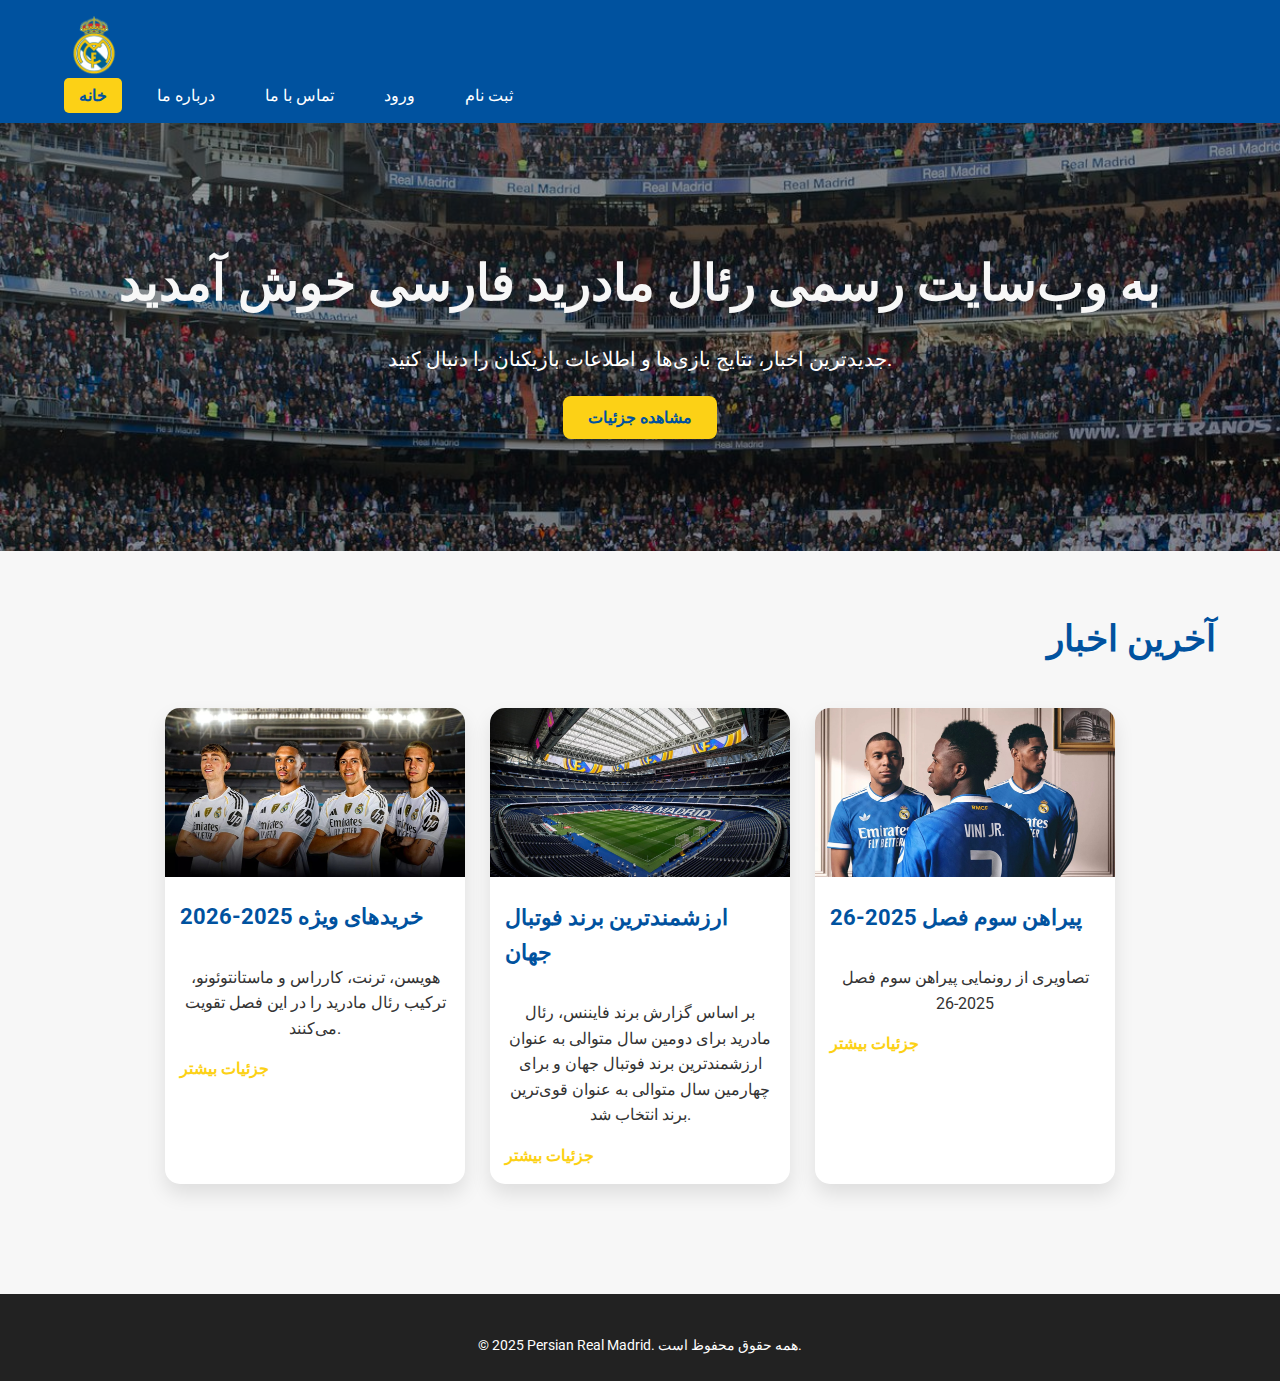
<file: index.html>
<!DOCTYPE html>
<html lang="fa">

<head>
    <meta charset="UTF-8">
    <meta name="viewport" content="width=device-width, initial-scale=1.0">
    <title>رئال مادرید - صفحه اصلی</title>
    <link rel="stylesheet" href="css/style.css">
    <link href="https://fonts.googleapis.com/css2?family=Roboto:wght@400;700&display=swap" rel="stylesheet">
</head>

<body>
    <header>
        <div class="container">
            <img src="images/logo.png" alt="Real Madrid Logo" class="logo">
            <nav>
                <ul>
                    <li><a href="index.html" class="active">خانه</a></li>
                    <li><a href="about.html">درباره ما</a></li>
                    <li><a href="contact.html">تماس با ما</a></li>
                    <li><a href="login.html">ورود</a></li>
                    <li><a href="register.html">ثبت نام</a></li>

                </ul>
            </nav>
        </div>
    </header>

    <section class="hero">
        <div class="container">
            <h1>به وب‌سایت رسمی رئال مادرید فارسی خوش آمدید</h1>
            <p>جدیدترین اخبار، نتایج بازی‌ها و اطلاعات بازیکنان را دنبال کنید.</p>
            <a href="info.html" class="btn">مشاهده جزئیات</a>
        </div>
    </section>

    <section class="latest-news">
        <div class="container">
            <h2>آخرین اخبار</h2>
            <div class="news-grid">
                <div class="news-item">
                    <img src="images/newPlayers.jpg" alt="Player">
                    <h3>خریدهای ویژه 2025-2026</h3>
                    <p>هویسن، ترنت، کارراس و ماستانتوئونو، ترکیب رئال مادرید را در این فصل تقویت می‌کنند.</p>
                    <a href="page2.html">جزئیات بیشتر</a>
                </div>
                <div class="news-item">
                    <img src="images/stad.jpg" alt="Player">
                    <h3> ارزشمندترین برند فوتبال جهان</h3>
                    <p>

                        بر اساس گزارش برند فایننس، رئال مادرید برای دومین سال متوالی به عنوان ارزشمندترین برند فوتبال
                        جهان و برای چهارمین سال متوالی به عنوان قوی‌ترین برند انتخاب شد.

                    </p>
                    <a href="page3.html">جزئیات بیشتر</a>
                </div>
                <div class="news-item">
                    <img src="images/kit.jpg" alt="Player">
                    <h3>
                        پیراهن سوم فصل 2025-26
                    </h3>
                    <p>تصاویری از رونمایی پیراهن سوم فصل 2025-26</p>
                    <a href="page4.html">جزئیات بیشتر</a>
                </div>
            </div>
        </div>
    </section>

    <footer>
        <div class="container">
            <p>© 2025 Persian Real Madrid. همه حقوق محفوظ است.</p>
        </div>
    </footer>
</body>

</html>
</file>
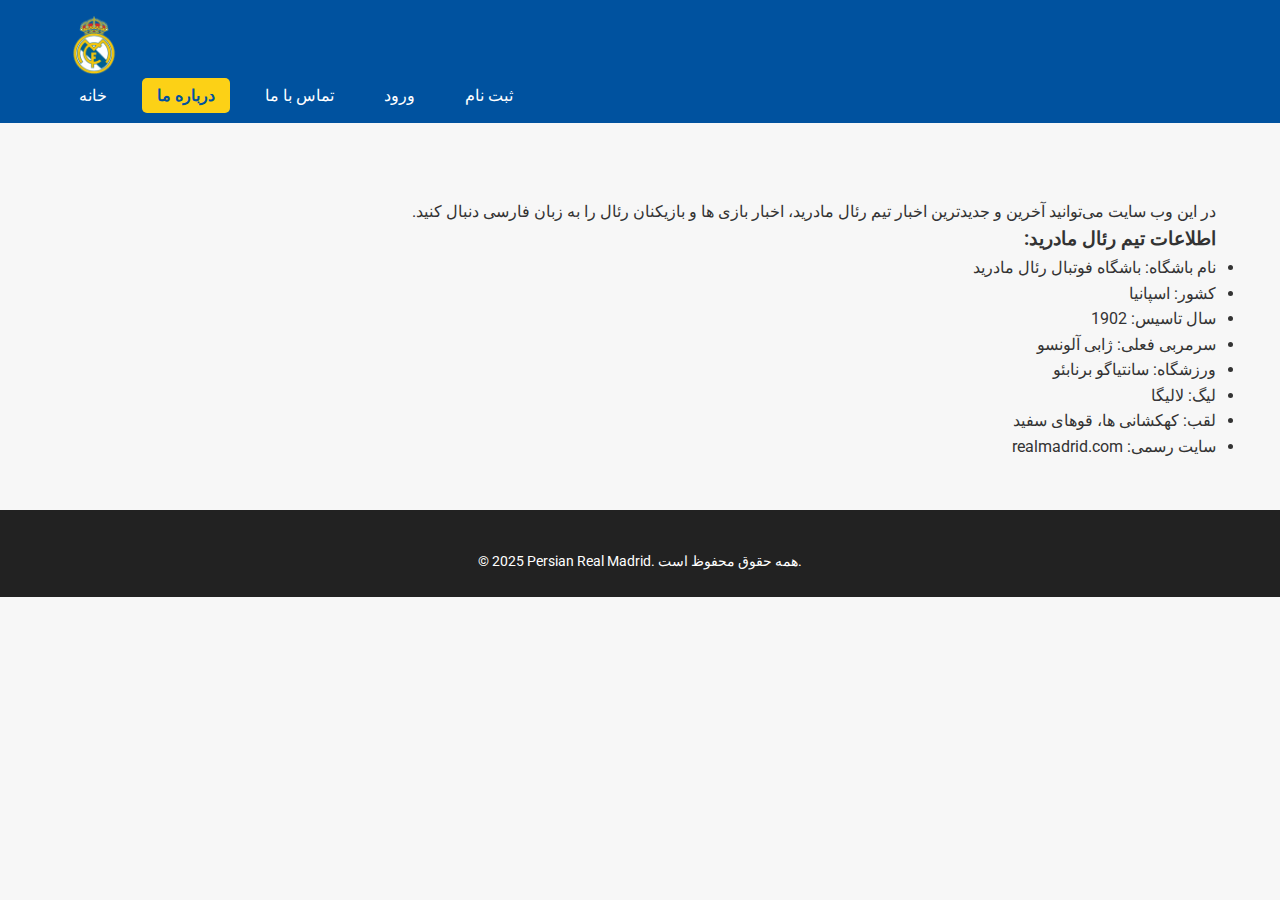
<file: about.html>
<!DOCTYPE html>
<html lang="fa">
<head>
    <meta charset="UTF-8">
    <meta name="viewport" content="width=device-width, initial-scale=1.0">
    <title>درباره رئال مادرید</title>
    <link rel="stylesheet" href="css/style.css">
    <link href="https://fonts.googleapis.com/css2?family=Roboto:wght@400;700&display=swap" rel="stylesheet">
</head>
<body>
    <header>
        <div class="container">
            <img src="images/logo.png" alt="Logo" class="logo">
            <nav>
                <ul>
                    <li><a href="index.html">خانه</a></li>
                    <li><a href="about.html" class="active">درباره ما</a></li>
                    <li><a href="contact.html">تماس با ما</a></li>
                    <li><a href="login.html">ورود</a></li>
                    <li><a href="register.html">ثبت نام</a></li>

                </ul>
            </nav>
        </div>
    </header>

    <section class="about">
        <div class="container">
            <h1>درباره رئال مادرید</h1>
                <p>
                    در این وب سایت می‌توانید آخرین و جدیدترین اخبار تیم رئال مادرید، اخبار بازی ها و بازیکنان رئال را  به زبان فارسی دنبال کنید.
                </p>

                <h3>اطلاعات تیم رئال مادرید:</h3>
                <ul>
                    <li>نام باشگاه: باشگاه فوتبال رئال مادرید </li>
                    <li>کشور: اسپانیا</li>
                    <li>سال تاسیس: 1902</li>
                    <li>سرمربی فعلی: ژابی آلونسو</li>
                    <li>ورزشگاه: سانتیاگو برنابئو</li>
                    <li>لیگ: لالیگا</li>
                    <li>لقب: کهکشانی ها، قوهای سفید</li>
                    <li>سایت رسمی: realmadrid.com</li>
                </ul>
        </div>
    </section>

    <footer>
        <div class="container">
            <p>© 2025 Persian Real Madrid. همه حقوق محفوظ است.</p>
        </div>
    </footer>
</body>
</html>
</file>
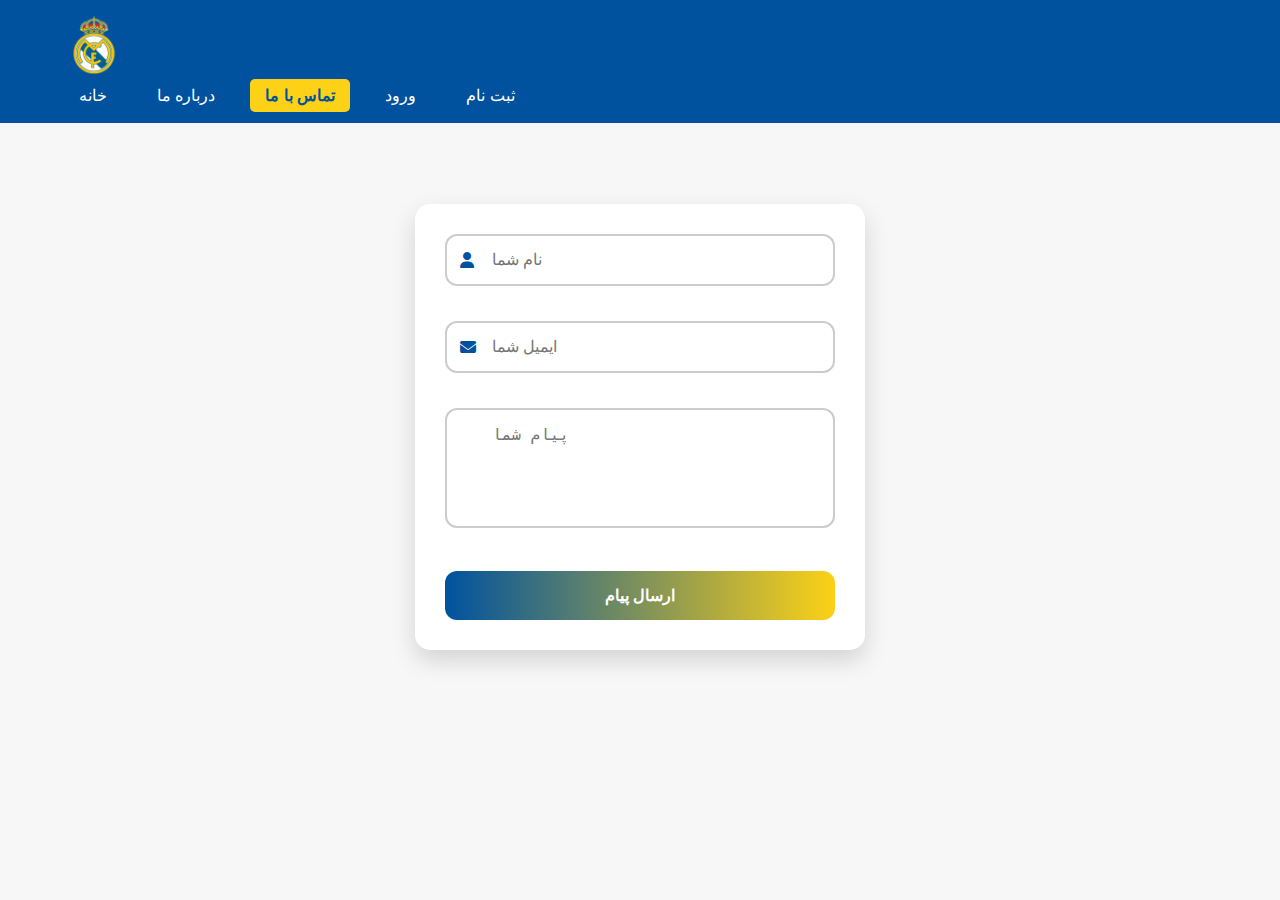
<file: contact.html>
<!DOCTYPE html>
<html lang="fa">

<head>
    <meta charset="UTF-8">
    <meta name="viewport" content="width=device-width, initial-scale=1.0">
    <title>تماس با ما</title>
    <link rel="stylesheet" href="css/style.css">
    <link rel="stylesheet" href="https://cdnjs.cloudflare.com/ajax/libs/font-awesome/6.4.0/css/all.min.css">
</head>

<body>
    <header>
        <div class="container">
            <img src="images/logo.png" alt="Logo" class="logo">
            <nav>
                <ul>
                    <li><a href="index.html">خانه</a></li>
                    <li><a href="about.html">درباره ما</a></li>
                    <li><a href="contact.html" class="active">تماس با ما</a></li>
                    <li><a href="login.html">ورود</a></li>
                    <li><a href="register.html">ثبت نام</a></li>

                </ul>
            </nav>
        </div>
    </header>
    <section class="contact">
        <div class="container">
            <h1>تماس با ما</h1>
            <form>
                <div class="input-group">
                    <i class="fa fa-user"></i>
                    <input type="text" placeholder="نام شما" required>
                </div>

                <div class="input-group">
                    <i class="fa fa-envelope"></i>
                    <input type="email" placeholder="ایمیل شما" required>
                </div>

                <div class="input-group">
                    <textarea placeholder="پیام شما" required></textarea>
                </div>

                <button type="submit">ارسال پیام</button>
            </form>
        </div>
    </section>

</body>

</html>
</file>
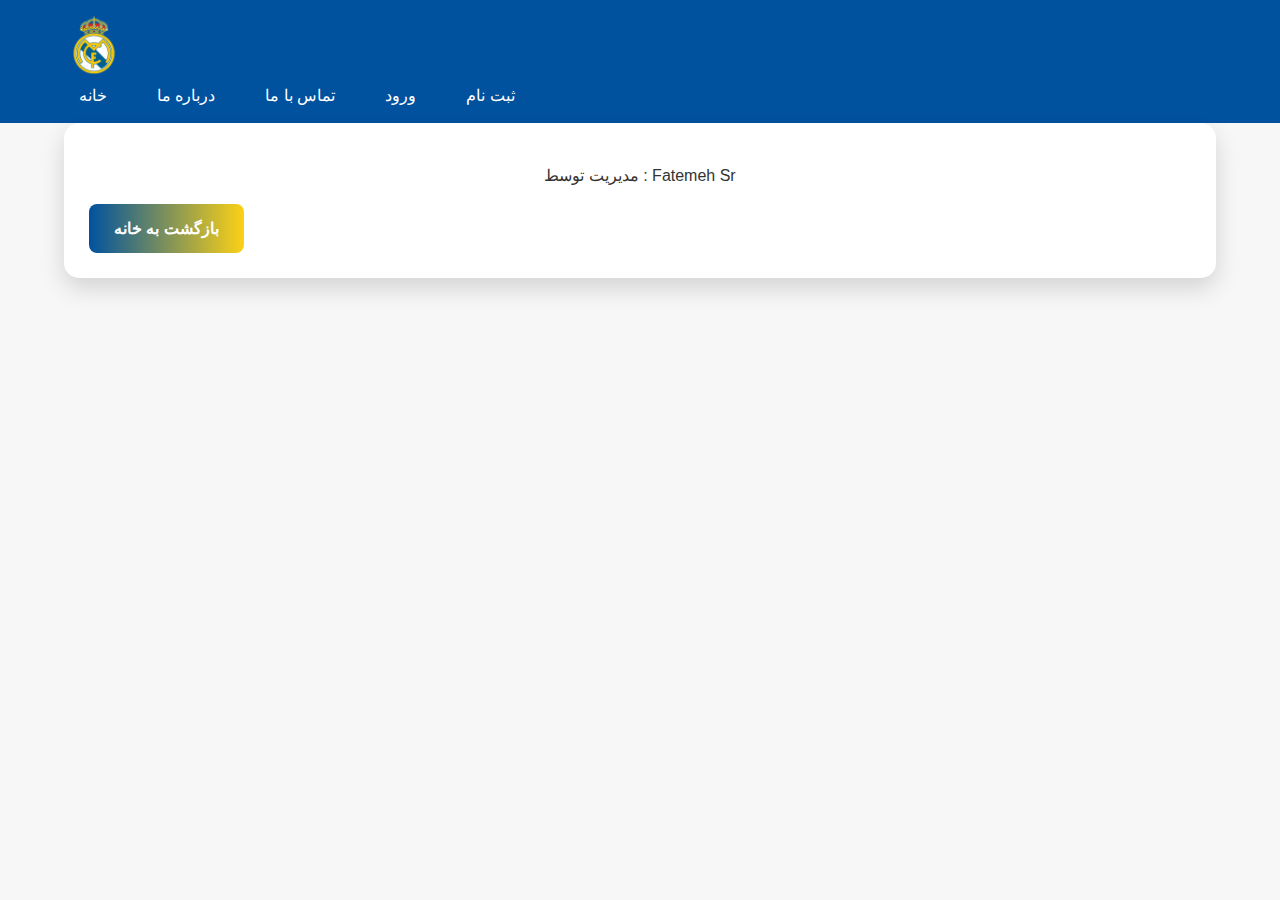
<file: info.html>
<!DOCTYPE html>
<html lang="fa">

<head>
    <meta charset="UTF-8">
    <meta name="viewport" content="width=device-width, initial-scale=1.0">
    <title>جزئیات بازیکن</title>
    <link rel="stylesheet" href="css/style.css">
</head>

<body>
    <header>
        <div class="container">
            <img src="images/logo.png" alt="Logo" class="logo">
            <nav>
                <ul>
                    <li><a href="index.html">خانه</a></li>
                    <li><a href="about.html">درباره ما</a></li>
                    <li><a href="contact.html">تماس با ما</a></li>
                    <li><a href="login.html">ورود</a></li>
                    <li><a href="register.html">ثبت نام</a></li>

                </ul>
            </nav>
        </div>
    </header>

    <section class="details">
        <div class="container">
            <div class="detail-text2">
                <p>
                    مدیریت توسط : Fatemeh Sr
                </p>

                <a href="index.html" class="btn">بازگشت به خانه</a>
            </div>
        </div>
    </section>
</body>


</html>
</file>
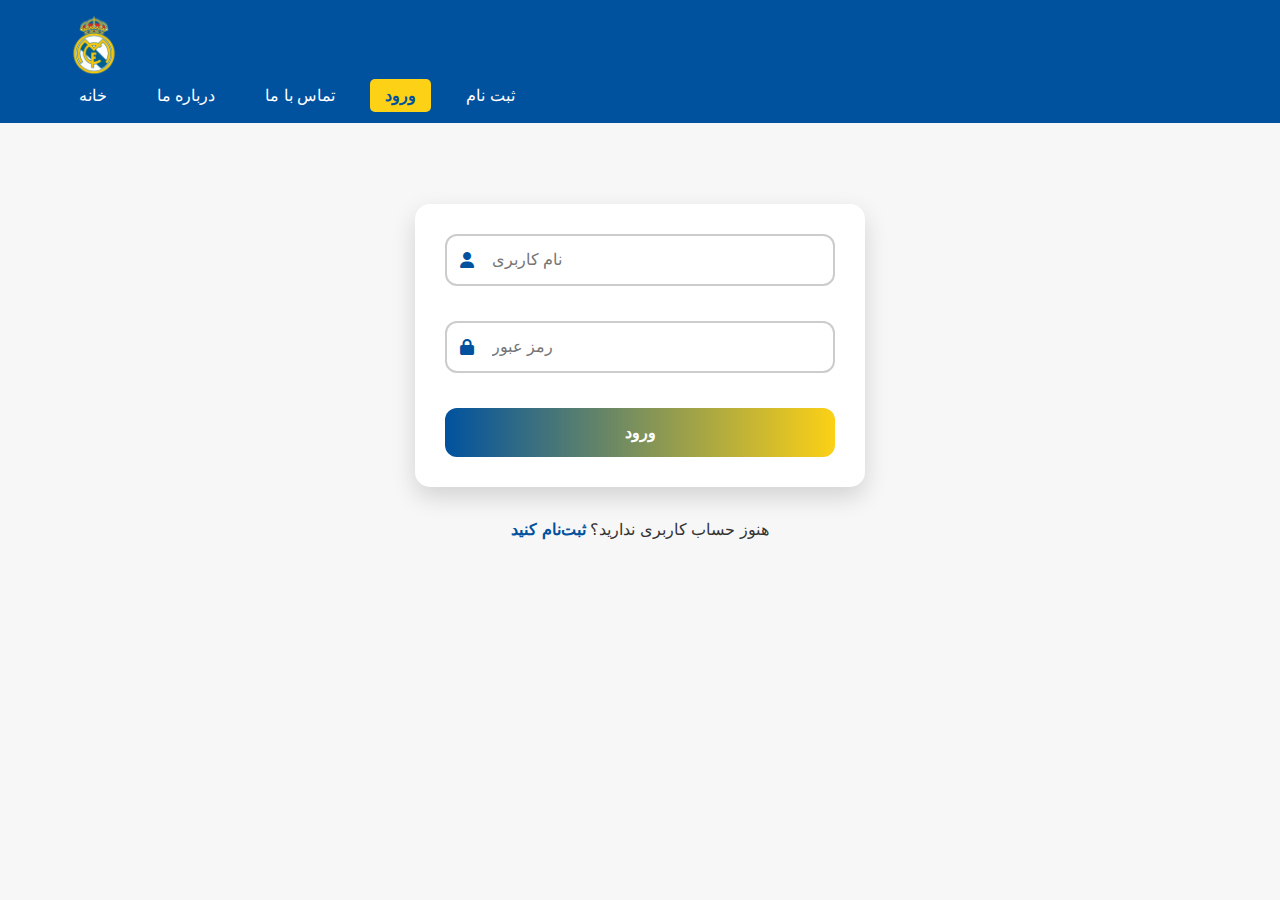
<file: login.html>
<!DOCTYPE html>
<html lang="fa">

<head>
    <meta charset="UTF-8">
    <meta name="viewport" content="width=device-width, initial-scale=1.0">
    <title>ورود</title>
    <link rel="stylesheet" href="css/style.css">
    <link rel="stylesheet" href="https://cdnjs.cloudflare.com/ajax/libs/font-awesome/6.4.0/css/all.min.css">
</head>

<body>
    <header>
        <div class="container">
            <img src="images/logo.png" alt="Logo" class="logo">
            <nav>
                <ul>
                    <li><a href="index.html">خانه</a></li>
                    <li><a href="about.html">درباره ما</a></li>
                    <li><a href="contact.html">تماس با ما</a></li>
                    <li><a href="login.html" class="active">ورود</a></li>
                    <li><a href="register.html">ثبت نام</a></li>

                </ul>
            </nav>
        </div>
    </header>

    <section class="auth">
        <div class="container">
            <h1>ورود به حساب کاربری</h1>
            <form>
                <div class="input-group">
                    <i class="fa fa-user"></i>
                    <input type="text" placeholder="نام کاربری" required>
                </div>

                <div class="input-group">
                    <i class="fa fa-lock"></i>
                    <input type="password" placeholder="رمز عبور" required>
                </div>

                <button>ورود</button>
            </form>
            <p>هنوز حساب کاربری ندارید؟ <a href="register.html">ثبت‌نام کنید</a></p>
        </div>
    </section>
</body>

</html>
</file>
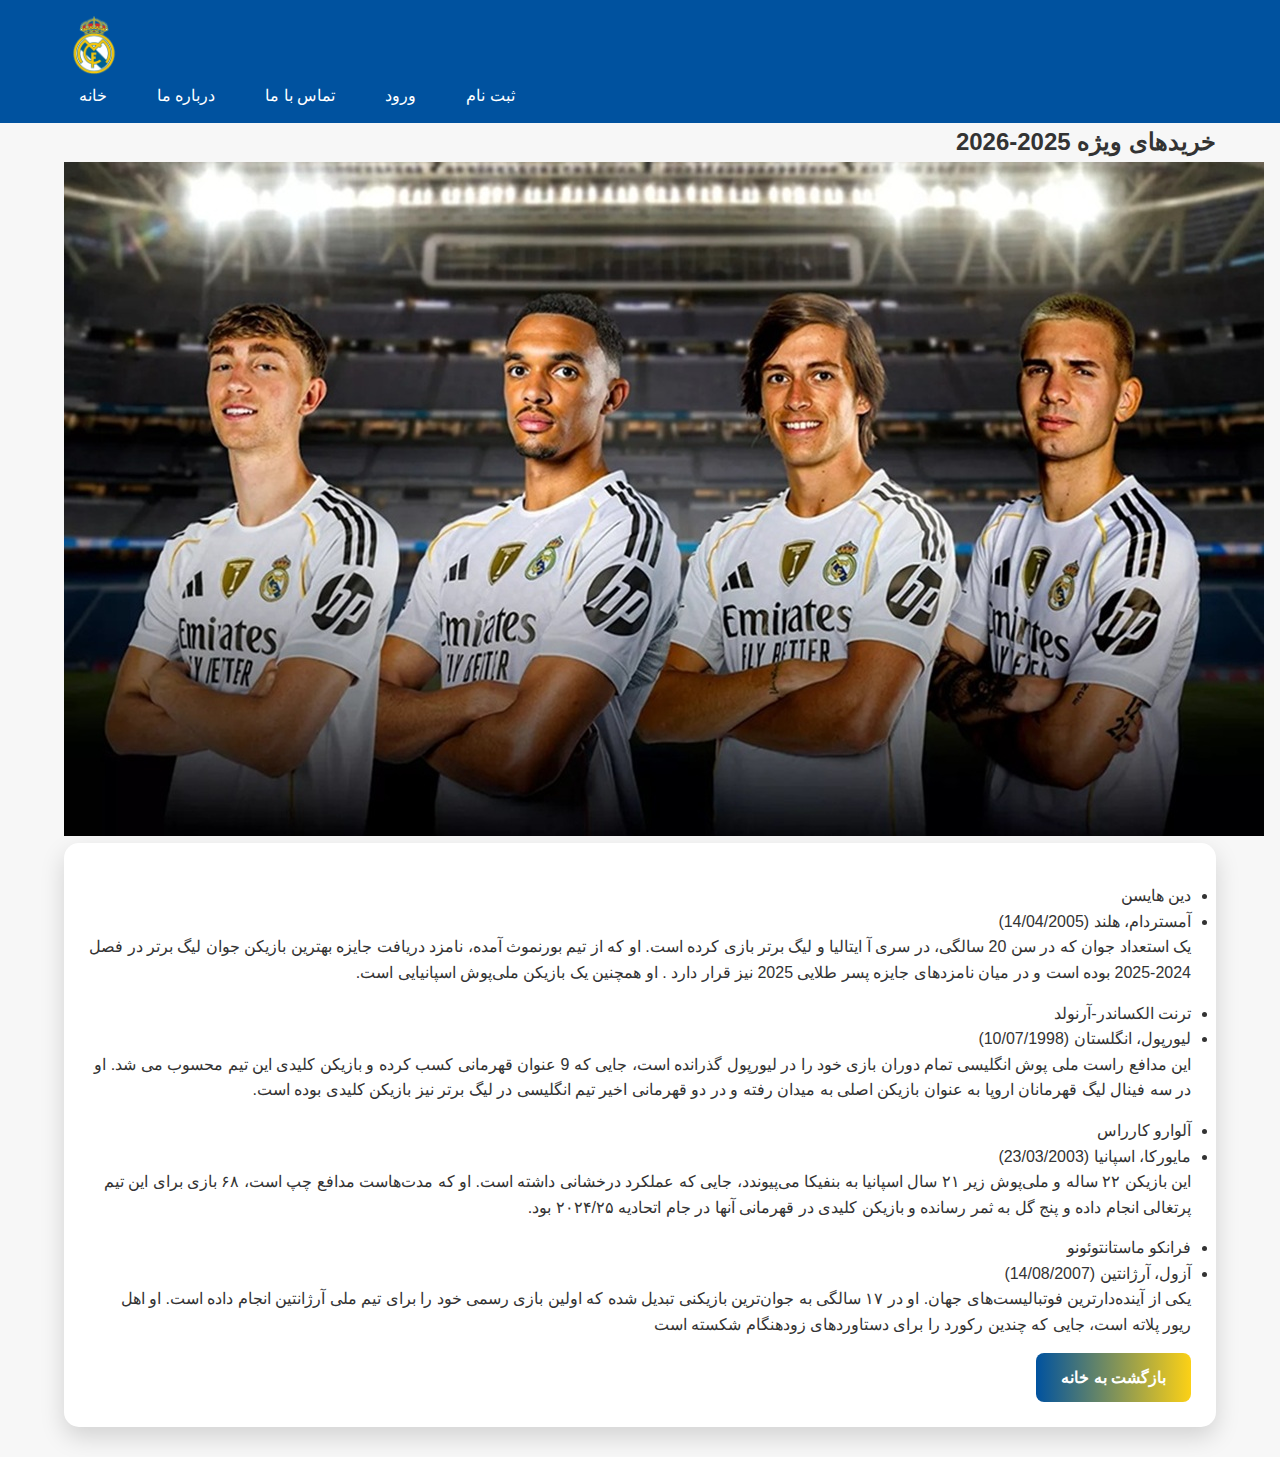
<file: page2.html>
<!DOCTYPE html>
<html lang="fa">

<head>
    <meta charset="UTF-8">
    <meta name="viewport" content="width=device-width, initial-scale=1.0">
    <title>جزئیات بازیکن</title>
    <link rel="stylesheet" href="css/style.css">
</head>

<body>
    <header>
        <div class="container">
            <img src="images/logo.png" alt="Logo" class="logo">
            <nav>
                <ul>
                    <li><a href="index.html">خانه</a></li>
                    <li><a href="about.html">درباره ما</a></li>
                    <li><a href="contact.html">تماس با ما</a></li>
                    <li><a href="login.html">ورود</a></li>
                    <li><a href="register.html">ثبت نام</a></li>

                </ul>
            </nav>
        </div>
    </header>

    <section class="details">
        <div class="container">
            <h2>خریدهای ویژه 2025-2026 </h2>
            <img src="images/newPlayers.jpg" alt="new players">
            <div class="detail-text">
                <p>


                    <li>
                        دین هایسن
                    </li>
                    <li>
                        آمستردام، هلند (14/04/2005)
                    </li>
                    یک استعداد جوان که در سن 20 سالگی، در سری آ ایتالیا و لیگ برتر بازی کرده است.
                    او که از تیم بورنموث آمده، نامزد دریافت جایزه بهترین بازیکن جوان لیگ برتر در فصل 2024-2025 بوده است
                    و
                    در میان نامزدهای جایزه پسر طلایی 2025 نیز قرار دارد .
                    او همچنین یک بازیکن ملی‌پوش اسپانیایی است.
                </p>

                <p>

                    <li>
                        ترنت الکساندر-آرنولد
                    </li>
                    <li>
                        لیورپول، انگلستان (10/07/1998)
                    </li>
                    این مدافع راست ملی پوش انگلیسی تمام دوران بازی خود را در لیورپول گذرانده است،
                    جایی که 9 عنوان قهرمانی کسب کرده
                    و بازیکن کلیدی این تیم محسوب می شد.
                    او در سه فینال لیگ قهرمانان اروپا به عنوان بازیکن اصلی به میدان رفته و
                    در دو قهرمانی اخیر تیم انگلیسی در لیگ برتر نیز بازیکن کلیدی بوده است.
                </p>

                <p>

                    <li>
                        آلوارو کارراس
                    </li>
                    <li>
                        مایورکا، اسپانیا (23/03/2003)
                    </li>
                    این بازیکن ۲۲ ساله و ملی‌پوش زیر ۲۱ سال اسپانیا به بنفیکا می‌پیوندد،
                    جایی که عملکرد درخشانی داشته است.
                    او که مدت‌هاست مدافع چپ است، ۶۸ بازی برای این تیم پرتغالی انجام داده و
                    پنج گل به ثمر رسانده و بازیکن کلیدی در قهرمانی آنها در جام اتحادیه ۲۰۲۴/۲۵ بود.
                </p>


                <p>
                    <li>
                        فرانکو ماستانتوئونو
                    </li>
                    <li>
                        آزول، آرژانتین (14/08/2007)
                    </li>
                    یکی از آینده‌دارترین فوتبالیست‌های جهان.
                    او در ۱۷ سالگی به جوان‌ترین بازیکنی تبدیل شده که اولین بازی رسمی خود را برای تیم ملی آرژانتین انجام
                    داده است.
                    او اهل ریور پلاته است، جایی که چندین رکورد را برای دستاوردهای زودهنگام شکسته است
                </p>

                <a href="index.html" class="btn">بازگشت به خانه</a>
            </div>
        </div>
    </section>
</body>

</html>
</file>
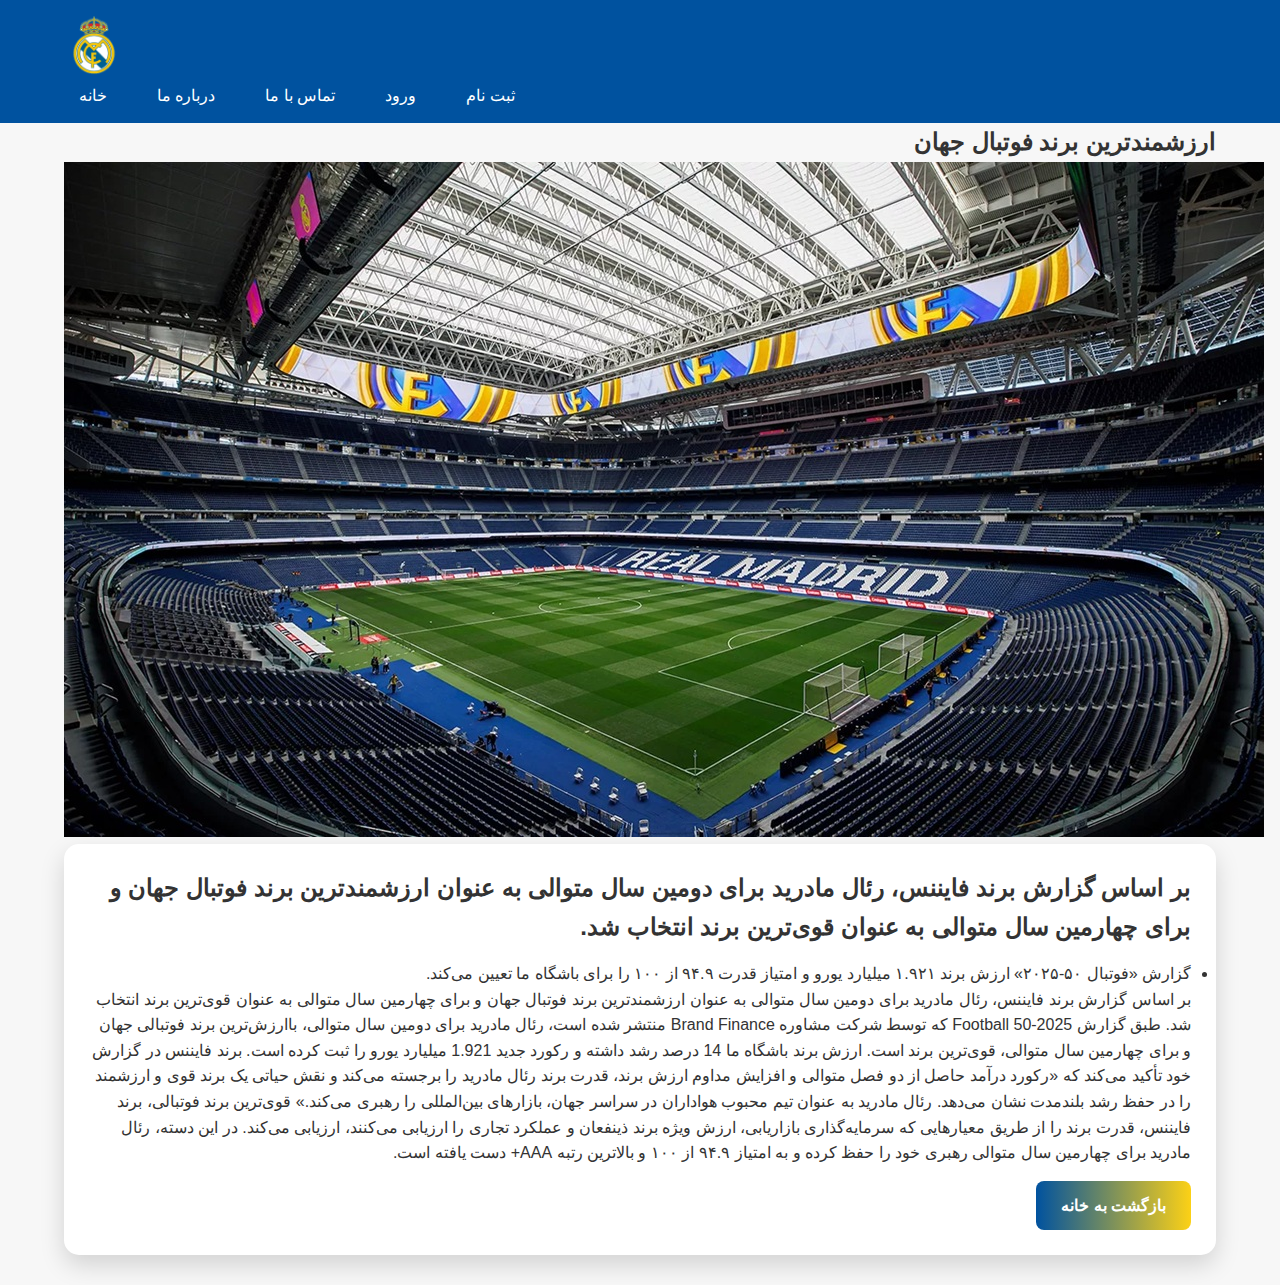
<file: page3.html>
<!DOCTYPE html>
<html lang="fa">

<head>
    <meta charset="UTF-8">
    <meta name="viewport" content="width=device-width, initial-scale=1.0">
    <title>جزئیات بازیکن</title>
    <link rel="stylesheet" href="css/style.css">
</head>

<body>
    <header>
        <div class="container">
            <img src="images/logo.png" alt="Logo" class="logo">
            <nav>
                <ul>
                    <li><a href="index.html">خانه</a></li>
                    <li><a href="about.html">درباره ما</a></li>
                    <li><a href="contact.html">تماس با ما</a></li>
                    <li><a href="login.html">ورود</a></li>
                    <li><a href="register.html">ثبت نام</a></li>

                </ul>
            </nav>
        </div>
    </header>

    <section class="details">
        <div class="container">
            <h2> ارزشمندترین برند فوتبال جهان</h2>
            <img src="images/stad.jpg" alt="stadium">
            <div class="detail-text">
                <h2>
                    
                        بر اساس گزارش برند فایننس، رئال مادرید برای دومین سال متوالی به عنوان ارزشمندترین برند فوتبال
                        جهان و برای چهارمین سال متوالی به عنوان قوی‌ترین برند انتخاب شد.
                </h2>
                <p>
                    <li>
                        گزارش «فوتبال ۵۰-۲۰۲۵» ارزش برند ۱.۹۲۱ میلیارد یورو و امتیاز قدرت ۹۴.۹ از ۱۰۰ را برای باشگاه ما
                        تعیین می‌کند.


                    </li>
                    بر اساس گزارش برند فایننس، رئال مادرید برای دومین سال متوالی به عنوان ارزشمندترین برند فوتبال جهان و
                    برای چهارمین سال متوالی به عنوان قوی‌ترین برند انتخاب شد.
                    طبق گزارش Football 50-2025 که توسط شرکت مشاوره Brand Finance منتشر شده است، رئال مادرید برای دومین
                    سال متوالی، باارزش‌ترین برند فوتبالی جهان و برای چهارمین سال متوالی، قوی‌ترین برند است. ارزش برند
                    باشگاه ما 14 درصد رشد داشته و رکورد جدید 1.921 میلیارد یورو را ثبت کرده است.

                    برند فایننس در گزارش خود تأکید می‌کند که «رکورد درآمد حاصل از دو فصل متوالی و افزایش مداوم ارزش
                    برند، قدرت برند رئال مادرید را برجسته می‌کند و نقش حیاتی یک برند قوی و ارزشمند را در حفظ رشد بلندمدت
                    نشان می‌دهد. رئال مادرید به عنوان تیم محبوب هواداران در سراسر جهان، بازارهای بین‌المللی را رهبری
                    می‌کند.»

                    قوی‌ترین برند فوتبالی،
                    برند فایننس، قدرت برند را از طریق معیارهایی که سرمایه‌گذاری بازاریابی، ارزش ویژه برند ذینفعان و
                    عملکرد تجاری را ارزیابی می‌کنند، ارزیابی می‌کند. در این دسته، رئال مادرید برای چهارمین سال متوالی
                    رهبری خود را حفظ کرده و به امتیاز ۹۴.۹ از ۱۰۰ و بالاترین رتبه AAA+ دست یافته است.



                </p>

                <a href="index.html" class="btn">بازگشت به خانه</a>
            </div>
        </div>
    </section>
</body>

</html>
</file>
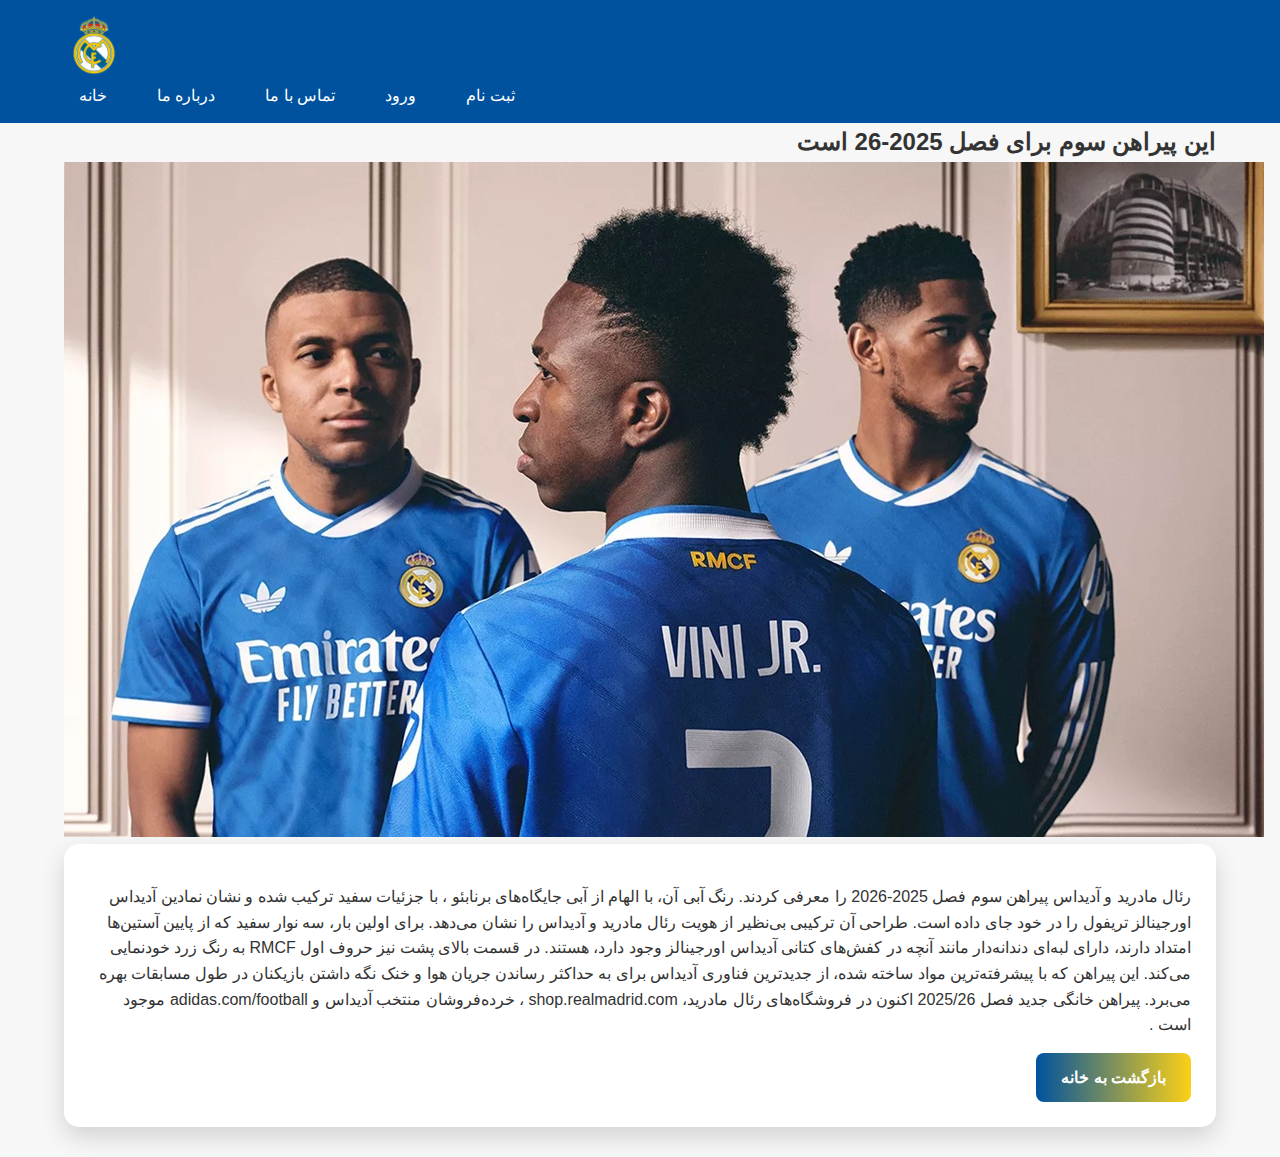
<file: page4.html>
<!DOCTYPE html>
<html lang="fa">

<head>
    <meta charset="UTF-8">
    <meta name="viewport" content="width=device-width, initial-scale=1.0">
    <title>جزئیات بازیکن</title>
    <link rel="stylesheet" href="css/style.css">
</head>

<body>
    <header>
        <div class="container">
            <img src="images/logo.png" alt="Logo" class="logo">
            <nav>
                <ul>
                    <li><a href="index.html">خانه</a></li>
                    <li><a href="about.html">درباره ما</a></li>
                    <li><a href="contact.html">تماس با ما</a></li>
                    <li><a href="login.html">ورود</a></li>
                    <li><a href="register.html">ثبت نام</a></li>

                </ul>
            </nav>
        </div>
    </header>

    <section class="details">
        <div class="container">
            <h2> این پیراهن سوم برای فصل 2025-26 است</h2>
            <img src="images/kit.jpg" alt="stadium">
            <div class="detail-text">
                <p>
                    رئال مادرید و آدیداس پیراهن سوم فصل 2025-2026 را معرفی کردند. رنگ آبی آن، با الهام از آبی جایگاه‌های
                    برنابئو ، با جزئیات سفید ترکیب شده و نشان نمادین آدیداس اورجینالز تریفول را در خود جای داده است.
                    طراحی آن ترکیبی بی‌نظیر از هویت رئال مادرید و آدیداس را نشان می‌دهد.

                    برای اولین بار، سه نوار سفید که از پایین آستین‌ها امتداد دارند، دارای لبه‌ای دندانه‌دار مانند آنچه
                    در کفش‌های کتانی آدیداس اورجینالز وجود دارد، هستند. در قسمت بالای پشت نیز حروف اول RMCF به رنگ زرد
                    خودنمایی می‌کند.

                    این پیراهن که با پیشرفته‌ترین مواد ساخته شده، از جدیدترین فناوری آدیداس برای به حداکثر رساندن جریان
                    هوا و خنک نگه داشتن بازیکنان در طول مسابقات بهره می‌برد. پیراهن خانگی جدید فصل 2025/26 اکنون در
                    فروشگاه‌های رئال مادرید، shop.realmadrid.com ، خرده‌فروشان منتخب آدیداس و adidas.com/football موجود
                    است .
                </p>

                <a href="index.html" class="btn">بازگشت به خانه</a>
            </div>
        </div>
    </section>
</body>

</html>
</file>
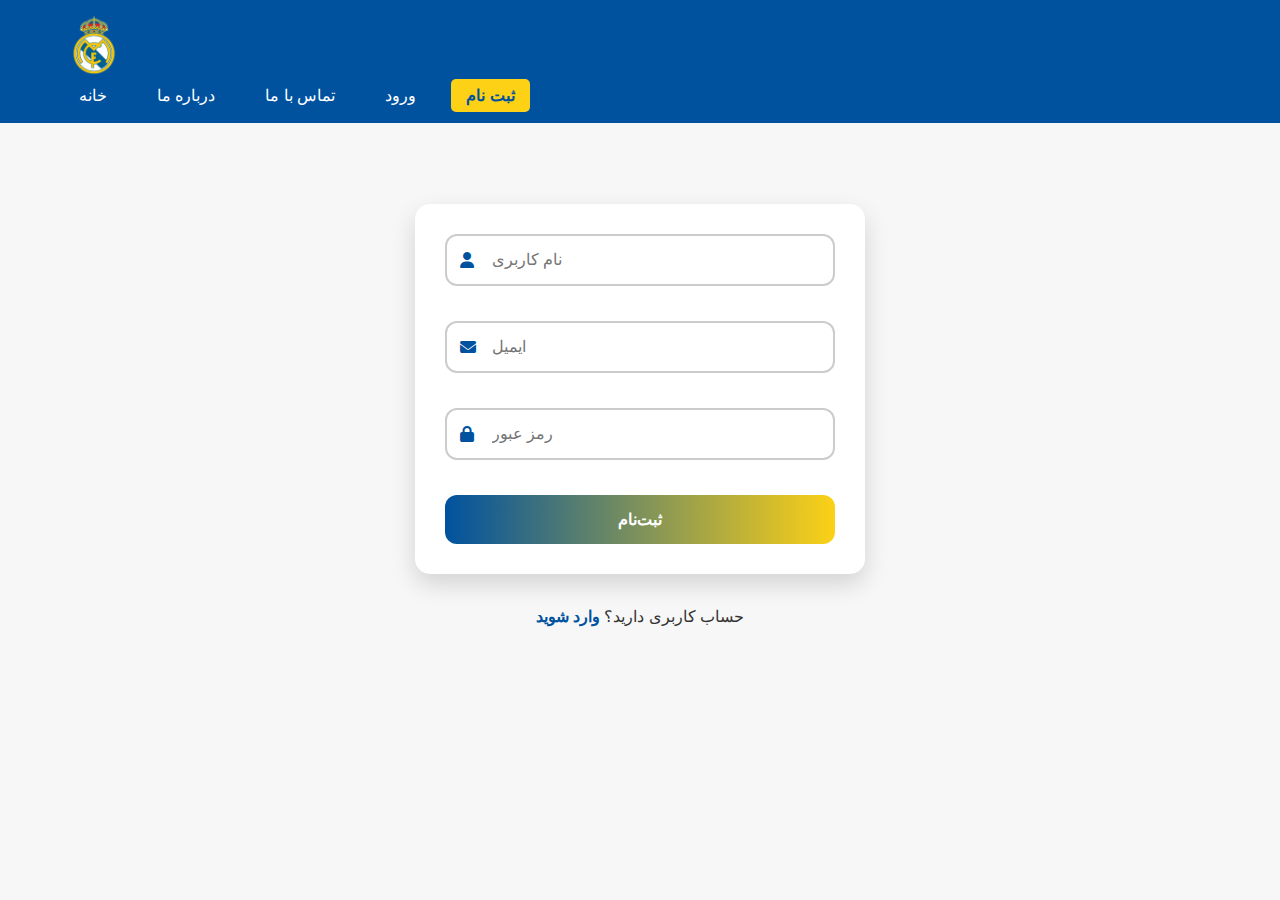
<file: register.html>
<!DOCTYPE html>
<html lang="fa">

<head>
    <meta charset="UTF-8">
    <meta name="viewport" content="width=device-width, initial-scale=1.0">
    <title>ثبت‌نام</title>
    <link rel="stylesheet" href="css/style.css">
    <link rel="stylesheet" href="https://cdnjs.cloudflare.com/ajax/libs/font-awesome/6.4.0/css/all.min.css">
</head>

<body>
    <header>
        <div class="container">
            <img src="images/logo.png" alt="Logo" class="logo">
            <nav>
                <ul>
                    <li><a href="index.html">خانه</a></li>
                    <li><a href="about.html">درباره ما</a></li>
                    <li><a href="contact.html">تماس با ما</a></li>
                    <li><a href="login.html">ورود</a></li>
                    <li><a href="register.html" class="active">ثبت نام</a></li>

                </ul>
            </nav>
        </div>
    </header>

    <section class="auth">
        <div class="container">
            <h1>ثبت‌نام</h1>
            <form>
                <div class="input-group">
                    <i class="fa fa-user"></i>
                    <input type="text" placeholder="نام کاربری" required>
                </div>

                <div class="input-group">
                    <i class="fa fa-envelope"></i>
                    <input type="email" placeholder="ایمیل" required>
                </div>

                <div class="input-group">
                    <i class="fa fa-lock"></i>
                    <input type="password" placeholder="رمز عبور" required>
                </div>

                <button>ثبت‌نام</button>
            </form>
            <p> حساب کاربری دارید؟ <a href="login.html">وارد شوید</a></p>
        </div>
    </section>
</body>

</html>
</file>
<file: css/style.css>
* {
    margin: 0;
    padding: 0;
    box-sizing: border-box;
}

body {
    font-family: 'Roboto', sans-serif;
    background-color: #f7f7f7;
    color: #333;
    line-height: 1.6;
}

.container {
    width: 90%;
    max-width: 500px;
    margin: auto;
}

/* فرم‌ها */
form {
    background-color: white;
    padding: 30px;
    border-radius: 15px;
    box-shadow: 0 10px 25px rgba(0,0,0,0.15);
    margin: 40px 0;
}

h1 {
    text-align: center;
    color: #f7f7f7;
    margin-bottom: 25px;
}

.input-group {
    position: relative;
    margin-bottom: 20px;
}

.input-group i {
    position: absolute;
    left: 15px;
    top: 50%;
    transform: translateY(-50%);
    color: #00529f;
}

.input-group input,
.input-group textarea {
    width: 100%;
    padding: 15px 15px 15px 45px;
    border-radius: 12px;
    border: 2px solid #ccc;
    font-size: 16px;
    transition: 0.3s;
}

.input-group textarea {
    resize: none;
    height: 120px;
}

.input-group input:focus,
.input-group textarea:focus {
    border-color: #00529f;
    box-shadow: 0 0 10px rgba(0, 82, 159, 0.3);
    outline: none;
}

/* دکمه‌ها */
button {
    width: 100%;
    padding: 15px;
    border: none;
    border-radius: 12px;
    background: linear-gradient(90deg, #00529f, #fcd116);
    color: white;
    font-weight: bold;
    cursor: pointer;
    transition: 0.3s;
    font-size: 16px;
}

button:hover {
    transform: translateY(-3px);
    background: linear-gradient(90deg, #fcd116, #00529f);
    color: #00529f;
}

/* لینک‌ها */
p {
    text-align: center;
    margin-top: 15px;
}

p a {
    color: #00529f;
    text-decoration: none;
    font-weight: bold;
}

p a:hover {
    color: #fcd116;
}/* ===== Reset ===== */
* {
    margin: 0;
    padding: 0;
    box-sizing: border-box;
}

/* ===== Body ===== */
body {
    font-family: 'Roboto', sans-serif;
    background-color: #f7f7f7;
    color: #333;
    line-height: 1.6;
}

/* ===== Container ===== */
.container {
    width: 90%;
    max-width: 1200px;
    margin: auto;
}

/* ===== Header ===== */
header {
    background-color: #00529f;
    color: white;
    padding: 15px 0;
    display: flex;
    align-items: center;
    justify-content: space-between;
    flex-wrap: wrap;
}

header .logo {
    height: 60px;
}

nav ul {
    list-style: none;
    display: flex;
    gap: 20px;
}

nav ul li a {
    color: white;
    text-decoration: none;
    padding: 8px 15px;
    border-radius: 5px;
    transition: 0.3s;
}

nav ul li a.active,
nav ul li a:hover {
    background-color: #fcd116;
    color: #00529f;
    font-weight: bold;
}

/* ===== Hero ===== */
.hero {
    background: url('../images/stadium.jpg') no-repeat center center/cover;
    color: white;
    text-align: center;
    padding: 120px 20px;
    position: relative;
}

.hero::after {
    content: '';
    position: absolute;
    top:0;
    left:0;
    width:100%;
    height:100%;
    background: rgba(0,0,0,0.4);
}

.hero h1 {
    font-size: 50px;
    margin-bottom: 20px;
    position: relative;
    z-index: 1;
}

.hero p {
    font-size: 20px;
    margin-bottom: 30px;
    position: relative;
    z-index: 1;
}

.hero .btn {
    background-color: #fcd116;
    color: #00529f;
    padding: 12px 25px;
    text-decoration: none;
    font-weight: bold;
    border-radius: 8px;
    transition: 0.3s;
    position: relative;
    z-index: 1;
}

.hero .btn:hover {
    background-color: #ffc500;
    transform: translateY(-3px);
}

/* ===== Latest News ===== */
.latest-news {
    padding: 60px 0;
}

.latest-news h2 {
    text-align: center;
    margin-bottom: 40px;
    font-size: 36px;
    color: #00529f;
}

.news-grid {
    display: flex;
    flex-wrap: wrap;
    gap: 25px;
    justify-content: center;
}

.news-item {
    background-color: white;
    border-radius: 15px;
    overflow: hidden;
    width: 300px;
    box-shadow: 0 10px 20px rgba(0,0,0,0.1);
    transition: 0.3s;
}

.news-item:hover {
    transform: translateY(-8px);
    box-shadow: 0 15px 25px rgba(0,0,0,0.2);
}

.news-item img {
    width: 100%;
    height: auto;
    object-fit: cover;
}

.news-item h3 {
    padding: 15px;
    font-size: 22px;
    color: #00529f;
}

.news-item p {
    padding: 0 15px 15px 15px;
    font-size: 16px;
}

.news-item a {
    display: inline-block;
    margin: 0 15px 15px 15px;
    color: #fcd116;
    font-weight: bold;
    text-decoration: none;
    transition: 0.3s;
}

.news-item a:hover {
    color: #ffb800;
}

/* ===== Footer ===== */
footer {
    background-color: #222;
    color: white;
    text-align: center;
    padding: 25px 0;
    margin-top: 50px;
    font-size: 14px;
}

/* ===== Forms ===== */
form {
    display: flex;
    flex-direction: column;
    gap: 15px;
    max-width: 450px;
    margin: 30px auto;
    padding: 30px;
    background-color: white;
    border-radius: 15px;
    box-shadow: 0 10px 25px rgba(0,0,0,0.15);
}

form h1 {
    text-align: center;
    margin-bottom: 25px;
    color: #00529f;
}

.input-group {
    position: relative;
}

.input-group i {
    position: absolute;
    left: 15px;
    top: 50%;
    transform: translateY(-50%);
    color: #00529f;
}

.input-group input,
.input-group textarea {
    width: 100%;
    padding: 15px 15px 15px 45px;
    border-radius: 12px;
    border: 2px solid #ccc;
    font-size: 16px;
    transition: 0.3s;
}

.input-group textarea {
    resize: none;
    height: 120px;
}

.input-group input:focus,
.input-group textarea:focus {
    border-color: #00529f;
    box-shadow: 0 0 10px rgba(0, 82, 159, 0.3);
    outline: none;
}

form button {
    padding: 15px;
    border: none;
    border-radius: 12px;
    background: linear-gradient(90deg, #00529f, #fcd116);
    color: white;
    font-weight: bold;
    cursor: pointer;
    transition: 0.3s;
    font-size: 16px;
}form button:hover {
    transform: translateY(-3px);
    background: linear-gradient(90deg, #fcd116, #00529f);
    color: #00529f;
}

form p {
    text-align: center;
    margin-top: 15px;
}

form p a {
    color: #00529f;
    text-decoration: none;
    font-weight: bold;
}

form p a:hover {
    color: #fcd116;
}

/* ===== Pages ===== */
.page2 img {
    display: block;
    max-width: 100px;
    width: 100%;
    margin: 20px auto;
    border-radius: 15px;
    box-shadow: 0 10px 20px rgba(0,0,0,0.15);
}

.page2 h2 {
    text-align: center;
    color: #00529f;
    margin-bottom: 20px;
}

/* ===== Dashboard / Admin ===== */
.dashboard {
    padding: 50px 0;
}

.dashboard-nav ul {
    display: flex;
    gap: 20px;
    justify-content: center;
    margin-bottom: 30px;
}

.dashboard-nav ul li a {
    padding: 10px 20px;
    border-radius: 8px;
    background-color: #00529f;
    color: white;
    text-decoration: none;
    transition: 0.3s;
}

.dashboard-nav ul li a:hover {
    background-color: #fcd116;
    color: #00529f;
}

/* ===== Responsive ===== */
@media(max-width: 768px){
    nav ul {
        flex-direction: column;
        gap: 10px;
        margin-top: 10px;
    }

    .news-grid {
        flex-direction: column;
        align-items: center;
    }

    .hero h1 {
        font-size: 36px;
    }

    .hero p {
        font-size: 18px;
    }
}
.page2 img {
    display: block;
    max-width: 400px;
    width: 100%;
    margin: 20px auto;
    border-radius: 15px;
    box-shadow: 0 10px 20px rgba(0,0,0,0.15);
}

.page2 h2 {
    text-align: center;
    color: #00529f;
    margin-bottom: 20px;
}

.detail-text {
    background-color: white;
    padding: 25px;
    border-radius: 15px;
    box-shadow: 0 10px 25px rgba(0,0,0,0.15);
    margin-bottom: 30px;
}

.detail-text h3 {
    color: #00529f;
    margin-top: 15px;
    margin-bottom: 10px;
}

.detail-text ul {
    list-style: square;
    margin-left: 20px;
    margin-bottom: 15px;
}

.detail-text p {
    margin-bottom: 15px;
}

.detail-text .btn {
    display: inline-block;
    padding: 12px 25px;
    background: linear-gradient(90deg, #00529f, #fcd116);
    color: white;
    border-radius: 8px;
    text-decoration: none;
    font-weight: bold;
    transition: 0.3s;
}

.detail-text .btn:hover {
    background: linear-gradient(90deg, #fcd116, #00529f);
    color: #00529f;
    transform: translateY(-3px);
}
.detail-text,
.detail-text p,
.detail-text ul {
    direction: rtl;
    text-align: right;
}

.about, 
.about h2,
.about h3,
.about p,
.about ul {
    direction: rtl;
    text-align: right;
}

.container h2{
    direction: rtl;
    text-align: right;
}


.info h3 {
    direction: rtl;
    text-align: right;
}

.detail-text2 p {
    margin-bottom: 15px;
}

.detail-text2 .btn {
    display: inline-block;
    padding: 12px 25px;
    background: linear-gradient(90deg, #00529f, #fcd116);
    color: white;
    border-radius: 8px;
    text-decoration: none;
    font-weight: bold;
    transition: 0.3s;
}

.detail-text2 .btn:hover {
    background: linear-gradient(90deg, #fcd116, #00529f);
    color: #00529f;
    transform: translateY(-3px);
}
.detail-text2 {
    background-color: white;
    padding: 25px;
    border-radius: 15px;
    box-shadow: 0 10px 25px rgba(0,0,0,0.15);
    margin-bottom: 30px;
}
</file>
